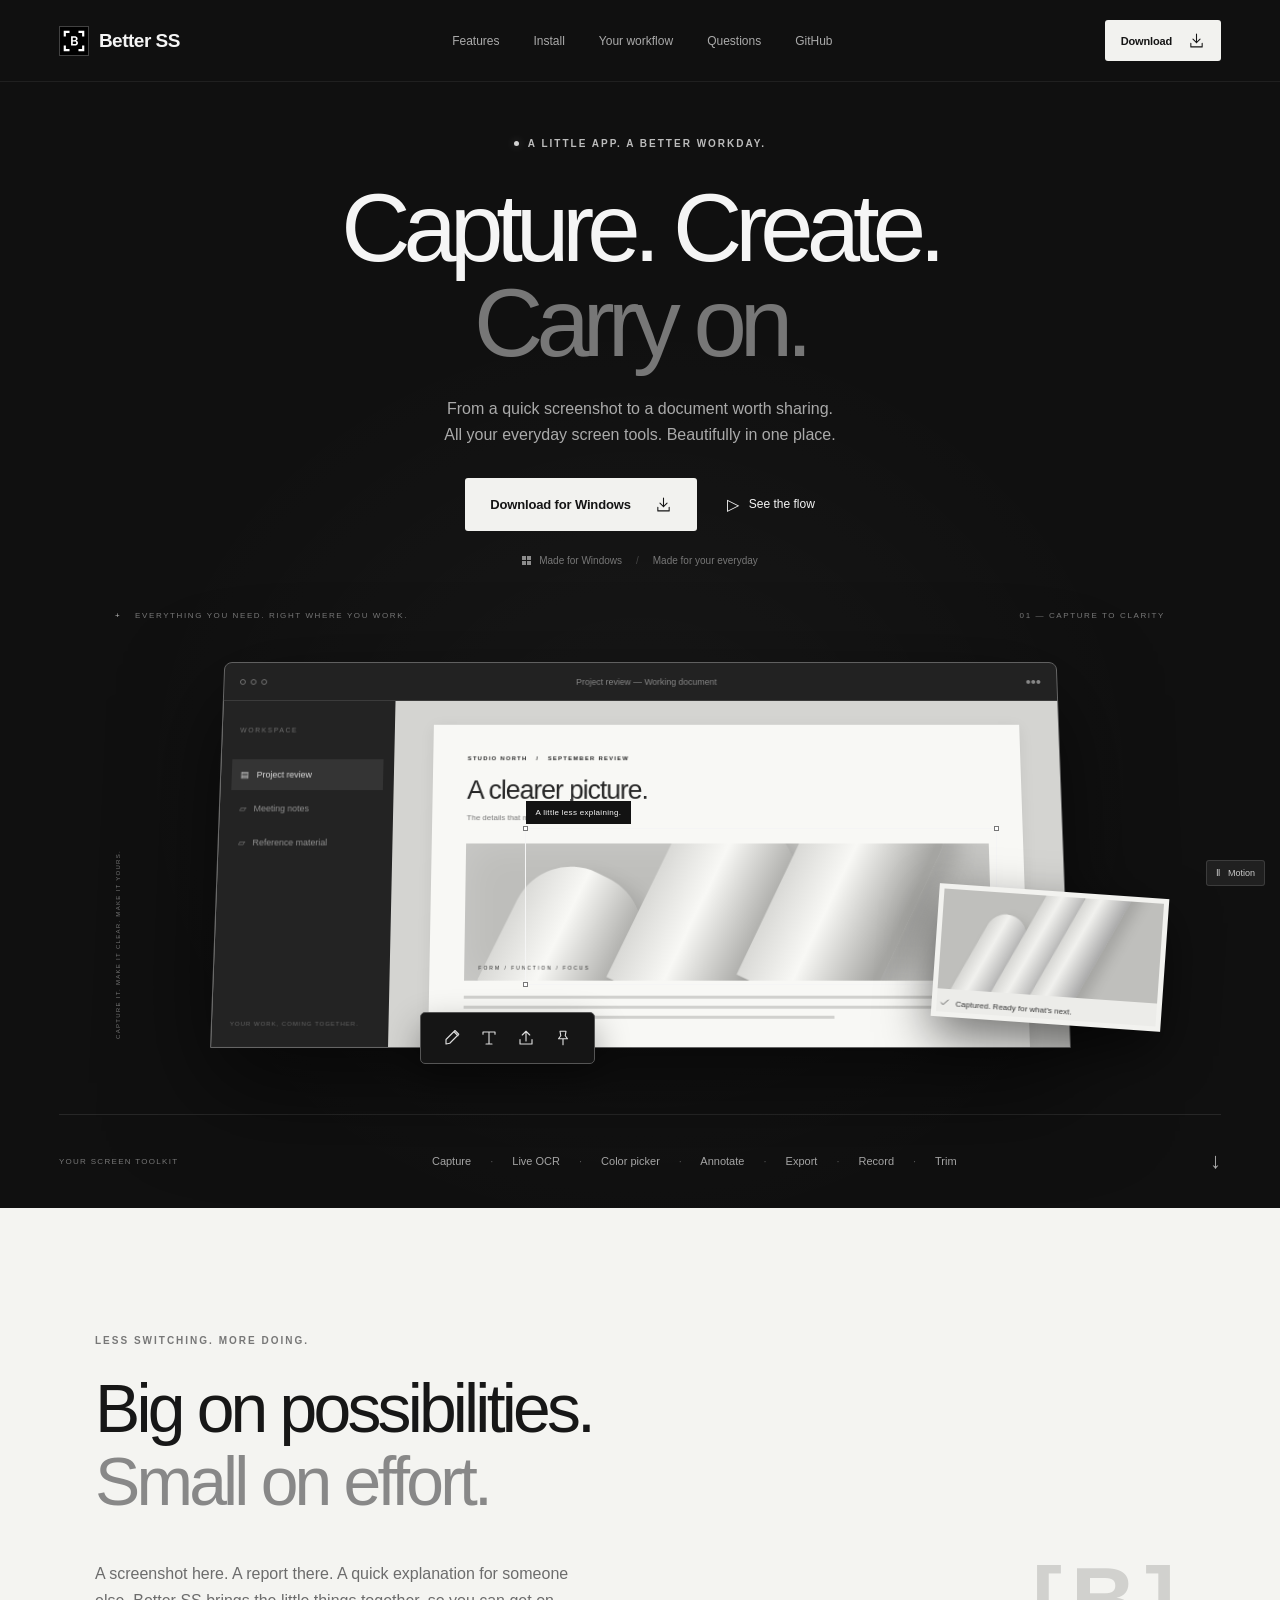
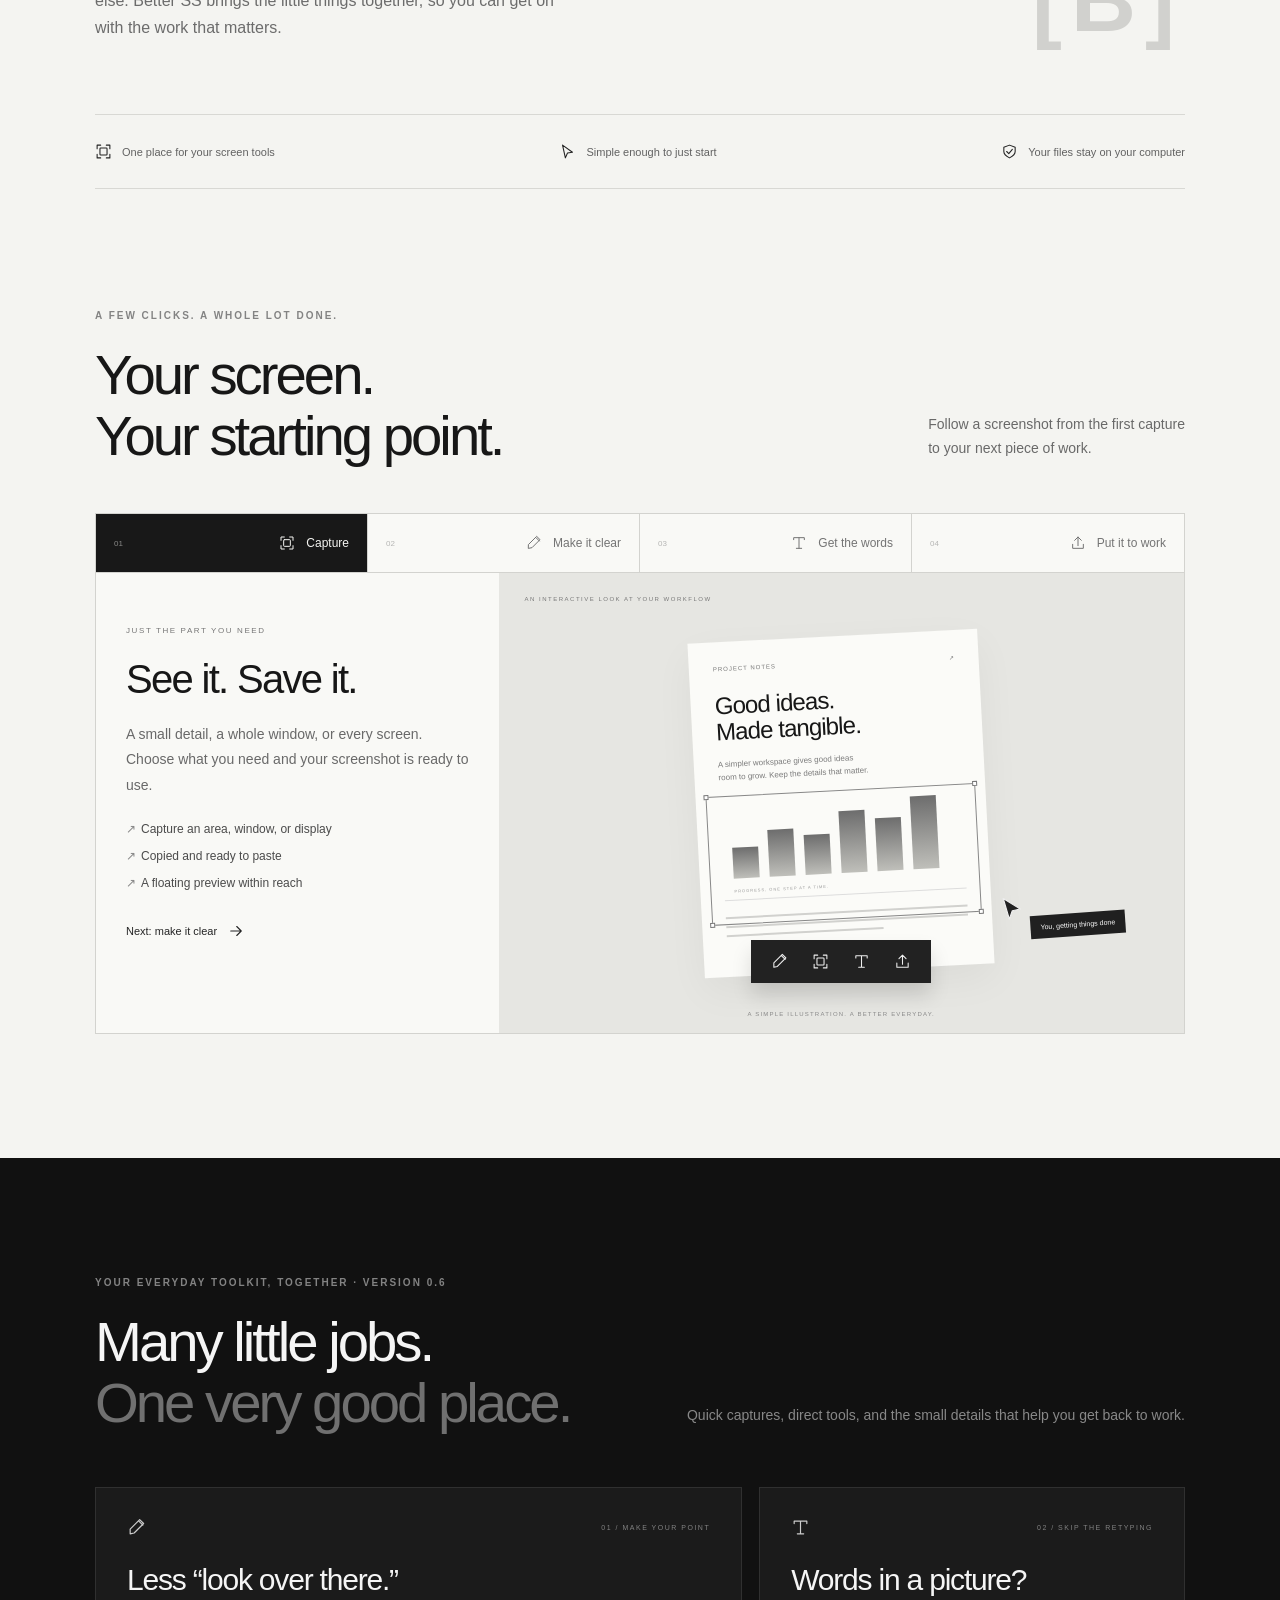
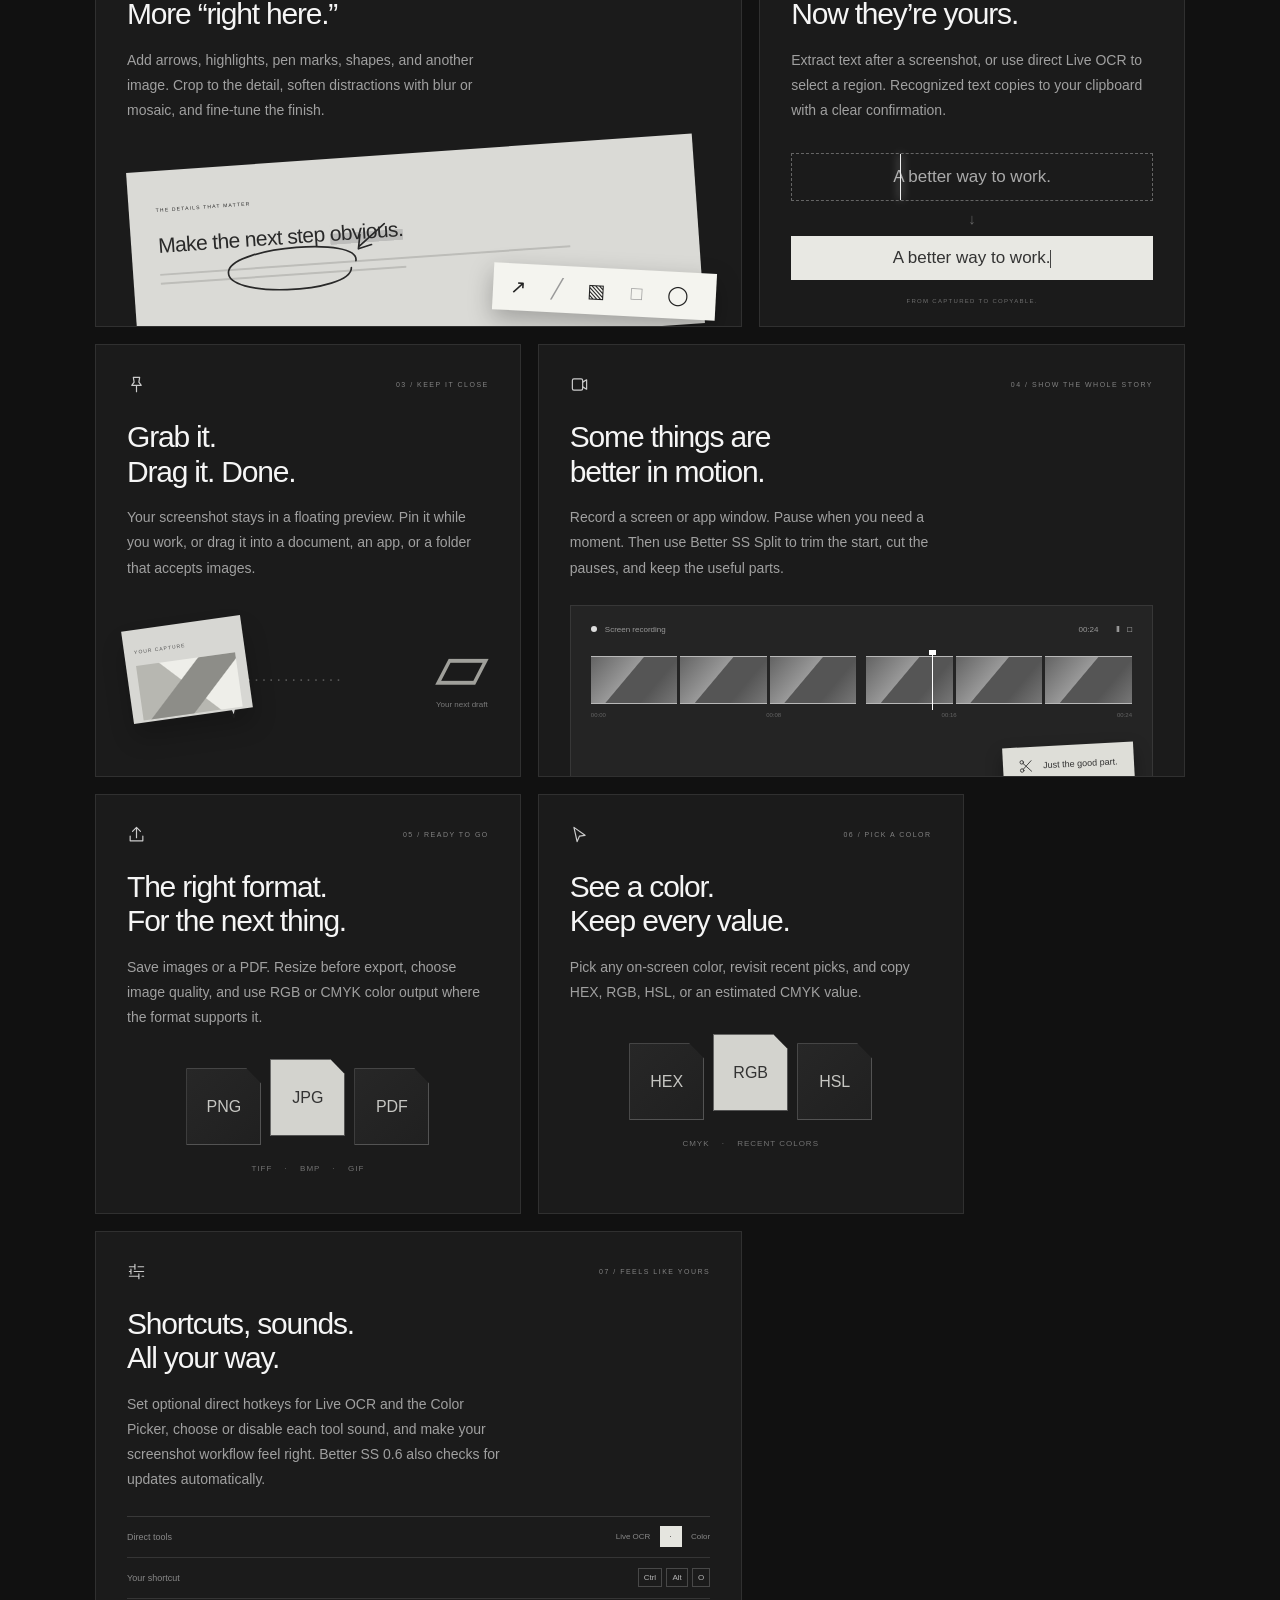
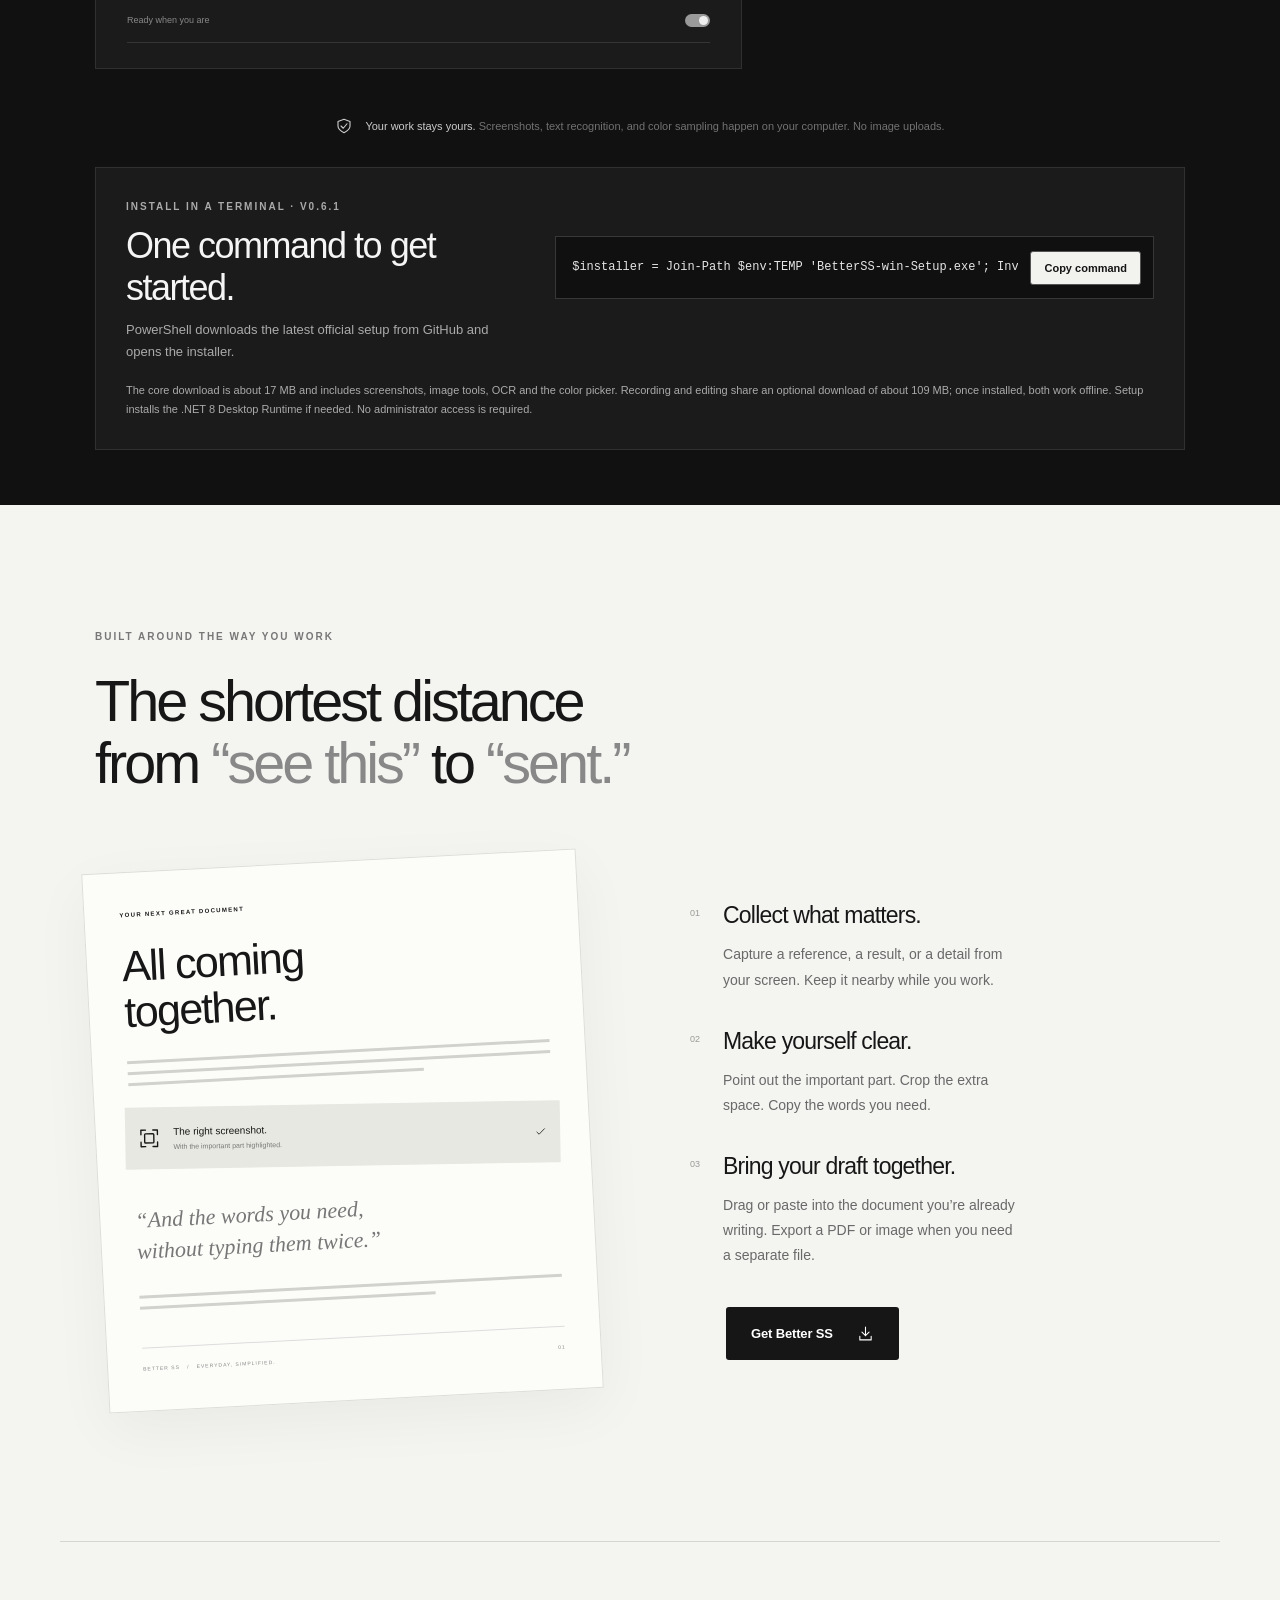
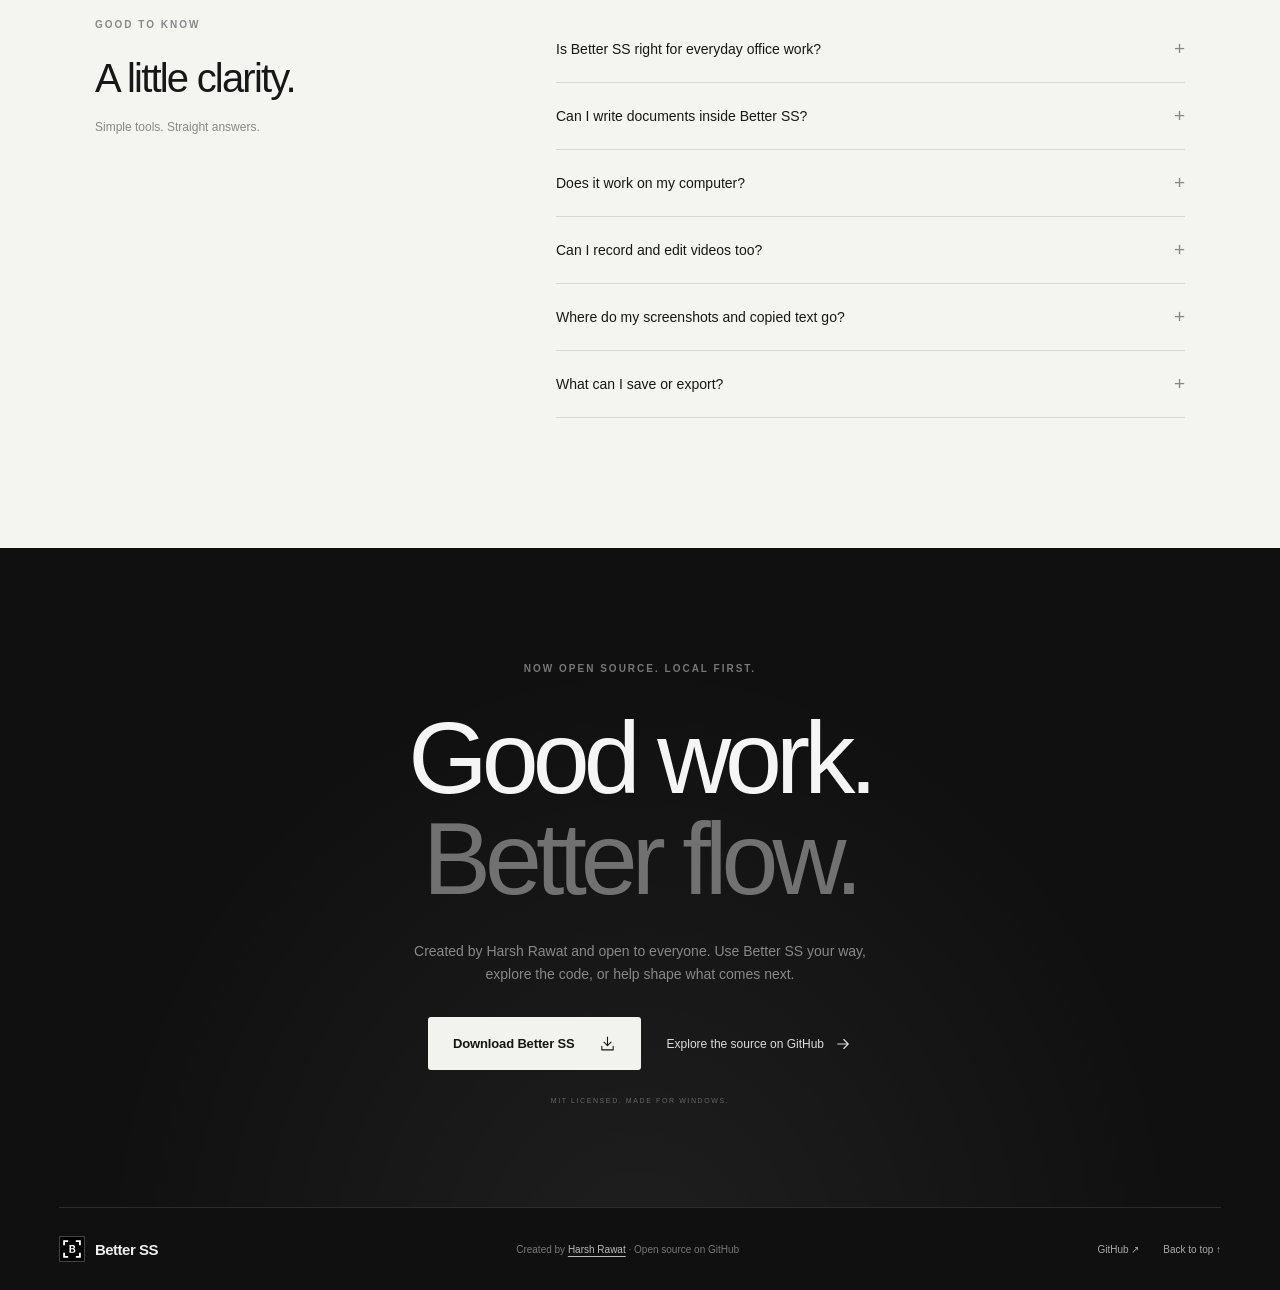
<file: website/index.html>
<!doctype html>
<html lang="en">
<head>
  <meta charset="UTF-8"><meta name="viewport" content="width=device-width, initial-scale=1">
  <meta name="theme-color" content="#101010">
  <meta name="description" content="Better SS brings screenshots, Live OCR, a color picker, annotation, screen recording and video trimming into one thoughtful Windows app. Version 0.6 adds direct tools, custom sounds and automatic updates.">
  <title>Better SS — Capture. Create. Carry on.</title>
  <link rel="icon" href="logo.svg" type="image/svg+xml"><link rel="stylesheet" href="styles.css"><link rel="stylesheet" href="install.css">
</head>
<body>
  <svg class="icon-library" xmlns="http://www.w3.org/2000/svg" aria-hidden="true"><defs>
    <symbol id="i-download" viewBox="0 0 24 24"><path d="M12 3v12m-5-5 5 5 5-5M4 16v5h16v-5"/></symbol><symbol id="i-arrow" viewBox="0 0 24 24"><path d="M5 12h14m-6-6 6 6-6 6"/></symbol>
    <symbol id="i-capture" viewBox="0 0 24 24"><path d="M8 3H3v5m13-5h5v5M3 16v5h5m13-5v5h-5"/><rect x="7" y="7" width="10" height="10" rx="1"/></symbol>
    <symbol id="i-pen" viewBox="0 0 24 24"><path d="m15 4 5 5M4 20l5-1L21 7l-5-5L4 14z"/></symbol>
    <symbol id="i-text" viewBox="0 0 24 24"><path d="M4 7V4h16v3M12 4v16m-4 0h8"/></symbol>
    <symbol id="i-export" viewBox="0 0 24 24"><path d="M4 14v6h16v-6M12 16V3m-5 5 5-5 5 5"/></symbol>
    <symbol id="i-video" viewBox="0 0 24 24"><rect x="3" y="5" width="13" height="14" rx="2"/><path d="m16 9 5-3v12l-5-3"/></symbol>
    <symbol id="i-cut" viewBox="0 0 24 24"><circle cx="5" cy="5" r="3"/><circle cx="5" cy="19" r="3"/><path d="m7 7 14 14M7 17 21 3"/></symbol>
    <symbol id="i-check" viewBox="0 0 24 24"><path d="m5 12 4 4L19 6"/></symbol>
    <symbol id="i-pin" viewBox="0 0 24 24"><path d="m8 3 8 0-1 6 3 4H6l3-4zm4 10v8"/></symbol>
    <symbol id="i-window" viewBox="0 0 24 24"><rect x="3" y="4" width="18" height="16" rx="1"/><path d="M3 9h18m-14-3h1m3 0h1"/></symbol>
    <symbol id="i-shield" viewBox="0 0 24 24"><path d="M12 3 4 6v6c0 5 8 9 8 9s8-4 8-9V6zM8 12l3 3 5-6"/></symbol>
    <symbol id="i-sliders" viewBox="0 0 24 24"><path d="M3 6h7m4 0h7M3 18h12m4 0h2M3 12h2m4 0h12M10 3v6M5 9v6m10 0v6"/></symbol>
    <symbol id="i-mouse" viewBox="0 0 24 24"><path d="m5 3 14 10-7 1-3 7z"/></symbol>
  </defs></svg>
  <a class="skip-link" href="#main">Skip to content</a>
  <header class="site-header"><a class="brand" href="#" aria-label="Better SS home"><img src="logo.svg" width="30" height="30" alt=""><span>Better SS</span></a><nav aria-label="Main navigation"><a href="#features">Features</a><a href="#install">Install</a><a href="#workflow">Your workflow</a><a href="#questions">Questions</a><a href="https://github.com/HarshRawat12/better-ss" target="_blank" rel="noreferrer">GitHub</a></nav><a class="button button-small button-light" href="https://github.com/HarshRawat12/better-ss/releases/latest/download/BetterSS-win-Setup.exe" aria-label="Download Better SS for Windows (.exe)">Download <svg aria-hidden="true"><use href="#i-download"/></svg></a><button class="menu-toggle" aria-label="Open menu" aria-expanded="false"><span></span><span></span></button></header>
  <main id="main">
    <section class="hero" aria-labelledby="hero-title">
      <div class="hero-glow" aria-hidden="true"></div><div class="hero-copy"><div class="eyebrow hero-entrance"><span class="status-dot"></span> A LITTLE APP. A BETTER WORKDAY.</div>
      <h1 id="hero-title" class="hero-entrance">Capture. Create.<br><span>Carry on.</span></h1>
      <p class="hero-entrance">From a quick screenshot to a document worth sharing.<br class="desktop-only"> All your everyday screen tools. Beautifully in one place.</p>
      <div class="hero-actions hero-entrance"><a class="button button-light" href="https://github.com/HarshRawat12/better-ss/releases/latest/download/BetterSS-win-Setup.exe" aria-label="Download Better SS for Windows (.exe)">Download for Windows <svg aria-hidden="true"><use href="#i-download"/></svg></a><a class="text-link" href="#workflow"><span class="play-icon">▷</span> See the flow</a></div>
      <div class="platform hero-entrance"><span class="windows-icon" aria-hidden="true"><i></i><i></i><i></i><i></i></span> Made for Windows <span class="separator">/</span> Made for your everyday</div></div>
      <div class="hero-stage" aria-label="Illustration of capturing a project report with Better SS">
        <div class="stage-topline"><span><span class="tiny-cross">+</span> EVERYTHING YOU NEED. RIGHT WHERE YOU WORK.</span><span>01 — CAPTURE TO CLARITY</span></div>
        <div class="workspace-window"><div class="window-bar"><div class="window-dots"><i></i><i></i><i></i></div><span>Project review — Working document</span><span class="window-more">•••</span></div>
          <div class="workspace-body"><aside class="mock-sidebar"><div class="sidebar-title">WORKSPACE</div><span class="sidebar-active">▤ &nbsp; Project review</span><span>▱ &nbsp; Meeting notes</span><span>▱ &nbsp; Reference material</span><div class="sidebar-bottom">YOUR WORK, COMING TOGETHER.</div></aside>
          <div class="paper"><div class="paper-eyebrow">STUDIO NORTH &nbsp; / &nbsp; SEPTEMBER REVIEW</div><h3>A clearer picture.</h3><p>The details that move the project forward.</p><div class="report-art"><div class="sculpture sculpture-one"></div><div class="sculpture sculpture-two"></div><div class="sculpture sculpture-three"></div><div class="art-caption">FORM / FUNCTION / FOCUS</div></div><div class="paper-lines"><i></i><i></i><i></i></div></div></div></div>
        <div class="capture-selection" aria-hidden="true"><i></i><i></i><i></i><i></i><span class="capture-size">A little less explaining.</span></div>
        <div class="floating-preview"><div class="preview-mini-art"><div></div><div></div><div></div></div><div class="preview-caption"><svg><use href="#i-check"/></svg><span>Captured. Ready for what’s next.</span></div></div>
        <div class="floating-tools" aria-hidden="true"><svg><use href="#i-pen"/></svg><svg><use href="#i-text"/></svg><svg><use href="#i-export"/></svg><svg><use href="#i-pin"/></svg></div>
        <div class="stage-label">CAPTURE IT. MAKE IT CLEAR. MAKE IT YOURS.</div>
      </div>
      <div class="hero-foot"><span>YOUR SCREEN TOOLKIT</span><div>Capture <b>·</b> Live OCR <b>·</b> Color picker <b>·</b> Annotate <b>·</b> Export <b>·</b> Record <b>·</b> Trim</div><a href="#intro" aria-label="Scroll to introduction">↓</a></div>
    </section>
    <section class="intro section-light" id="intro"><div class="section-container"><div class="eyebrow reveal">LESS SWITCHING. MORE DOING.</div><h2 class="reveal">Big on possibilities.<br><span>Small on effort.</span></h2><div class="intro-bottom reveal"><p>A screenshot here. A report there. A quick explanation for someone else. Better SS brings the little things together, so you can get on with the work that matters.</p><span class="outline-brand" aria-hidden="true">[ B ]</span></div><div class="value-strip reveal"><span><svg><use href="#i-capture"/></svg> One place for your screen tools</span><span><svg><use href="#i-mouse"/></svg> Simple enough to just start</span><span><svg><use href="#i-shield"/></svg> Your files stay on your computer</span></div></div></section>
    <section class="tour section-light" id="tour"><div class="section-container"><div class="section-heading reveal"><div><div class="eyebrow">A FEW CLICKS. A WHOLE LOT DONE.</div><h2>Your screen.<br>Your starting point.</h2></div><p>Follow a screenshot from the first capture<br class="desktop-only"> to your next piece of work.</p></div>
      <div class="tour-shell reveal"><div class="tour-tabs" role="tablist" aria-label="Product walkthrough"><button id="tab-capture" role="tab" aria-selected="true" aria-controls="tour-panel" data-step="capture"><span>01</span><svg><use href="#i-capture"/></svg> Capture</button><button id="tab-annotate" role="tab" aria-selected="false" tabindex="-1" aria-controls="tour-panel" data-step="annotate"><span>02</span><svg><use href="#i-pen"/></svg> Make it clear</button><button id="tab-text" role="tab" aria-selected="false" tabindex="-1" aria-controls="tour-panel" data-step="text"><span>03</span><svg><use href="#i-text"/></svg> Get the words</button><button id="tab-export" role="tab" aria-selected="false" tabindex="-1" aria-controls="tour-panel" data-step="export"><span>04</span><svg><use href="#i-export"/></svg> Put it to work</button></div>
      <div class="tour-content" id="tour-panel" role="tabpanel" aria-labelledby="tab-capture" tabindex="0"><div class="tour-description"><span class="tour-kicker">JUST THE PART YOU NEED</span><h3 id="tour-title">See it.<br>Save it.</h3><p id="tour-copy">A small detail, a whole window, or every screen. Choose what you need and your screenshot is ready to use.</p><ul id="tour-details"><li>Capture an area, window, or display</li><li>Copied and ready to paste</li><li>A floating preview within reach</li></ul><button class="text-link dark-link" id="next-step">Next: make it clear <svg><use href="#i-arrow"/></svg></button></div>
        <div class="demo-visual" data-mode="capture"><span class="demo-label">AN INTERACTIVE LOOK AT YOUR WORKFLOW</span><div class="demo-document"><div class="document-top"><span>PROJECT NOTES</span><span>↗</span></div><h4>Good ideas.<br>Made tangible.</h4><p class="demo-paragraph">A simpler workspace gives good ideas<br>room to grow. Keep the details that matter.</p><div class="demo-chart"><div style="--bar:42%"></div><div style="--bar:64%"></div><div style="--bar:54%"></div><div style="--bar:84%"></div><div style="--bar:72%"></div><div style="--bar:100%"></div><span>PROGRESS, ONE STEP AT A TIME.</span></div><div class="demo-lines"><i></i><i></i><i></i></div><div class="demo-crop"><i></i><i></i><i></i><i></i></div><svg class="demo-mark" viewBox="0 0 300 140" aria-hidden="true"><path d="M16 106c53 27 190 31 245-19 33-30-57-68-153-63C30 27-5 61 11 83M174 72l70-22m-15-9 18 8-11 17"/></svg></div>
        <div class="demo-cursor" aria-hidden="true"><svg><use href="#i-mouse"/></svg><span>You, getting things done</span></div><div class="demo-toolstrip"><svg><use href="#i-pen"/></svg><svg><use href="#i-capture"/></svg><svg><use href="#i-text"/></svg><svg><use href="#i-export"/></svg></div>
        <div class="extracted-card"><span>TEXT, WITHOUT THE RETYPING <svg><use href="#i-text"/></svg></span><p>A simpler workspace gives good ideas room to grow. Keep the details that matter.</p><button id="copy-demo">Copy example text <svg><use href="#i-export"/></svg></button><div class="copy-status" role="status"></div></div>
        <div class="export-card"><svg><use href="#i-check"/></svg><h4>Ready for your next draft.</h4><p>Your screenshot. Your choice of format.</p><div class="format-options" role="group" aria-label="Example export format"><button aria-pressed="true">PNG</button><button aria-pressed="false">JPG</button><button aria-pressed="false">PDF</button></div><span class="export-filename">Project-notes.png</span></div>
        <span class="demo-bottom-label">A SIMPLE ILLUSTRATION. A BETTER EVERYDAY.</span></div></div></div></div></section>
    <section class="features" id="features"><div class="section-container"><div class="section-heading reveal"><div><div class="eyebrow">YOUR EVERYDAY TOOLKIT, TOGETHER · VERSION 0.6</div><h2>Many little jobs.<br><span>One very good place.</span></h2></div><p>Quick captures, direct tools, and the small details that help you get back to work.</p></div>
      <div class="feature-grid"><article class="feature-card feature-wide reveal"><div class="card-top"><svg><use href="#i-pen"/></svg><span>01 / MAKE YOUR POINT</span></div><h3>Less “look over there.”<br>More “right here.”</h3><p>Add arrows, highlights, pen marks, shapes, and another image. Crop to the detail, soften distractions with blur or mosaic, and fine-tune the finish.</p><div class="annotation-art" aria-hidden="true"><div class="annotation-paper"><span>THE DETAILS THAT MATTER</span><div class="mock-heading">Make the next step <em>obvious.</em></div><div class="short-lines"><i></i><i></i></div><svg viewBox="0 0 360 100"><path d="M245 67c-2 31-158 27-147-7 10-28 160-30 153-1m37-42-32 25m15-1-16 4 3-17"/></svg></div><div class="annotation-tools">↗ <span>╱</span> ▧ <span>□</span> ◯</div></div></article>
      <article class="feature-card reveal"><div class="card-top"><svg><use href="#i-text"/></svg><span>02 / SKIP THE RETYPING</span></div><h3>Words in a picture?<br>Now they’re yours.</h3><p>Extract text after a screenshot, or use direct Live OCR to select a region. Recognized text copies to your clipboard with a clear confirmation.</p><div class="text-art" aria-hidden="true"><div class="scan-text">A better way to work.<span></span></div><span class="art-down">↓</span><div class="editable-text">A better way to work.<i></i></div><span class="art-note">FROM CAPTURED TO COPYABLE.</span></div></article>
      <article class="feature-card reveal"><div class="card-top"><svg><use href="#i-pin"/></svg><span>03 / KEEP IT CLOSE</span></div><h3>Grab it.<br>Drag it. Done.</h3><p>Your screenshot stays in a floating preview. Pin it while you work, or drag it into a document, an app, or a folder that accepts images.</p><div class="drag-art" aria-hidden="true"><div class="drag-image"><span>YOUR CAPTURE</span><div class="mini-mountains"></div></div><span class="drag-path">·················</span><div class="drag-folder">▱<span>Your next draft</span></div><svg class="drag-cursor"><use href="#i-mouse"/></svg></div></article>
      <article class="feature-card feature-wide reveal"><div class="card-top"><svg><use href="#i-video"/></svg><span>04 / SHOW THE WHOLE STORY</span></div><h3>Some things are<br>better in motion.</h3><p>Record a screen or app window. Pause when you need a moment. Then use Better SS Split to trim the start, cut the pauses, and keep the useful parts.</p><div class="video-art" aria-hidden="true"><div class="video-controls"><span class="record-dot"></span><span>Screen recording</span><span class="video-time">00:24</span><span>Ⅱ &nbsp; □</span></div><div class="video-timeline"><div></div><div></div><div></div><div></div><div></div><div></div><i></i></div><div class="timeline-ruler"><span>00:00</span><span>00:08</span><span>00:16</span><span>00:24</span></div><div class="cut-chip"><svg><use href="#i-cut"/></svg> Just the good part.</div></div></article>
      <article class="feature-card reveal"><div class="card-top"><svg><use href="#i-export"/></svg><span>05 / READY TO GO</span></div><h3>The right format.<br>For the next thing.</h3><p>Save images or a PDF. Resize before export, choose image quality, and use RGB or CMYK color output where the format supports it.</p><div class="format-art" aria-hidden="true"><span>PNG</span><span>JPG</span><span>PDF</span><div>TIFF <b>·</b> BMP <b>·</b> GIF</div></div></article>
      <article class="feature-card reveal"><div class="card-top"><svg><use href="#i-mouse"/></svg><span>06 / PICK A COLOR</span></div><h3>See a color.<br>Keep every value.</h3><p>Pick any on-screen color, revisit recent picks, and copy HEX, RGB, HSL, or an estimated CMYK value.</p><div class="format-art color-formats" aria-hidden="true"><span>HEX</span><span>RGB</span><span>HSL</span><div>CMYK <b>·</b> RECENT COLORS</div></div></article>
      <article class="feature-card feature-wide feature-settings reveal"><div class="card-top"><svg><use href="#i-sliders"/></svg><span>07 / FEELS LIKE YOURS</span></div><h3>Shortcuts, sounds.<br>All your way.</h3><p>Set optional direct hotkeys for Live OCR and the Color Picker, choose or disable each tool sound, and make your screenshot workflow feel right. Better SS 0.6 also checks for updates automatically.</p><div class="settings-art" aria-hidden="true"><div><span>Direct tools</span><span>Live OCR <b>·</b> Color</span></div><div><span>Your shortcut</span><span><kbd>Ctrl</kbd> <kbd>Alt</kbd> <kbd>O</kbd></span></div><div><span>Ready when you are</span><span class="mock-toggle"></span></div></div></article></div>
      <div class="privacy-line reveal"><svg><use href="#i-shield"/></svg><p>Your work stays yours.<span> Screenshots, text recognition, and color sampling happen on your computer. No image uploads.</span></p></div>
      <div class="command-install reveal" id="install"><div class="command-install-copy"><div class="eyebrow">INSTALL IN A TERMINAL · V0.6.1</div><h3>One command to get started.</h3><p>PowerShell downloads the latest official setup from GitHub and opens the installer.</p></div><div class="install-command-wrap"><div class="install-command"><code id="install-command">$installer = Join-Path $env:TEMP 'BetterSS-win-Setup.exe'; Invoke-WebRequest -UseBasicParsing 'https://github.com/HarshRawat12/better-ss/releases/latest/download/BetterSS-win-Setup.exe' -OutFile $installer; Start-Process $installer -Wait</code><button id="copy-install-command" type="button">Copy command</button></div><div class="install-status" id="install-status" role="status" aria-live="polite"></div></div><p class="install-note">The core download is about 17 MB and includes screenshots, image tools, OCR and the color picker. Recording and editing share an optional download of about 109 MB; once installed, both work offline. Setup installs the .NET 8 Desktop Runtime if needed. No administrator access is required.</p></div></div></section>
    <section class="workflow section-light" id="workflow"><div class="section-container"><div class="eyebrow reveal">BUILT AROUND THE WAY YOU WORK</div><h2 class="reveal">The shortest distance<br>from <span>“see this”</span> to <span>“sent.”</span></h2><div class="workflow-layout"><div class="workflow-paper reveal"><div class="paper-eyebrow">YOUR NEXT GREAT DOCUMENT</div><h3>All coming<br>together.</h3><div class="workflow-paper-lines"><i></i><i></i><i></i></div><div class="workflow-attachment"><svg><use href="#i-capture"/></svg><div><strong>The right screenshot.</strong><span>With the important part highlighted.</span></div><svg><use href="#i-check"/></svg></div><div class="workflow-quote">“And the words you need,<br>without typing them twice.”</div><div class="workflow-paper-lines"><i></i><i></i></div><div class="paper-page">BETTER SS &nbsp; / &nbsp; EVERYDAY, SIMPLIFIED.<span>01</span></div></div><div class="workflow-steps"><article class="reveal"><span>01</span><div><h3>Collect what matters.</h3><p>Capture a reference, a result, or a detail from your screen. Keep it nearby while you work.</p></div></article><article class="reveal"><span>02</span><div><h3>Make yourself clear.</h3><p>Point out the important part. Crop the extra space. Copy the words you need.</p></div></article><article class="reveal"><span>03</span><div><h3>Bring your draft together.</h3><p>Drag or paste into the document you’re already writing. Export a PDF or image when you need a separate file.</p></div></article><a href="https://github.com/HarshRawat12/better-ss/releases/latest/download/BetterSS-win-Setup.exe" class="button button-dark reveal" aria-label="Download Better SS for Windows (.exe)">Get Better SS <svg aria-hidden="true"><use href="#i-download"/></svg></a></div></div></div></section>
    <section class="faq section-light" id="questions"><div class="section-container faq-layout"><div class="reveal"><div class="eyebrow">GOOD TO KNOW</div><h2>A little clarity.</h2><p>Simple tools. Straight answers.</p></div><div class="faq-list reveal"><details><summary>Is Better SS right for everyday office work?<span>+</span></summary><p>Yes. It’s built for the screenshots, references, instructions, and visual explanations that go into everyday documents. Capture, annotate, copy text, and export without opening a different tool for each step.</p></details><details><summary>Can I write documents inside Better SS?<span>+</span></summary><p>Better SS helps you prepare what goes into your documents: screenshots, annotations, and text copied from images. Write in your usual document app, then paste or drag your prepared content into it.</p></details><details><summary>Does it work on my computer?<span>+</span></summary><p>Better SS is made for Windows 10 (version 2004 or later) and Windows 11, on 64-bit PCs. It supports capturing an area, an app window, a display, or all your displays together.</p></details><details><summary>Can I record and edit videos too?<span>+</span></summary><p>Yes. Recording and editing are optional features. Choose either in Preferences or accept the shared video tools download when you first use one; download once, then both features work offline. The download is currently about 109 MB. Recordings capture video without sound. When trimming an existing video, you can keep or mute its original audio.</p></details><details><summary>Where do my screenshots and copied text go?<span>+</span></summary><p>Captures are copied to your clipboard and can be saved to your chosen folder. Text recognition runs on your computer using an installed Windows recognition language. Better SS does not upload your screenshots.</p></details><details><summary>What can I save or export?<span>+</span></summary><p>Save screenshots as PNG, JPEG, PDF, TIFF, BMP, or GIF. Adjust image size and quality before saving. PDF exports contain your screenshot as an image; for editable words, use Extract text. Videos can be saved as MP4 or MOV.</p></details></div></div></section>
    <section class="closing"><div class="closing-glow" aria-hidden="true"></div><div class="eyebrow reveal">NOW OPEN SOURCE. LOCAL FIRST.</div><h2 class="reveal">Good work.<br><span>Better flow.</span></h2><p class="reveal">Created by Harsh Rawat and open to everyone. Use Better SS your way, explore the code, or help shape what comes next.</p><div class="closing-actions reveal"><a class="button button-light" href="https://github.com/HarshRawat12/better-ss/releases/latest/download/BetterSS-win-Setup.exe" aria-label="Download the latest Better SS build for Windows (.exe)">Download Better SS <svg aria-hidden="true"><use href="#i-download"/></svg></a><a class="text-link closing-source" href="https://github.com/HarshRawat12/better-ss" target="_blank" rel="noreferrer">Explore the source on GitHub <svg aria-hidden="true"><use href="#i-arrow"/></svg></a></div><span class="closing-platform reveal">MIT LICENSED. MADE FOR WINDOWS.</span></section>
  </main><footer><a class="brand" href="#"><img src="logo.svg" width="26" height="26" alt=""><span>Better SS</span></a><span>Created by <a href="https://github.com/HarshRawat12" target="_blank" rel="noreferrer">Harsh Rawat</a> · Open source on GitHub</span><div class="footer-links"><a href="https://github.com/HarshRawat12/better-ss" target="_blank" rel="noreferrer">GitHub ↗</a><a href="#main">Back to top ↑</a></div></footer>
  <button class="motion-toggle" aria-pressed="false" aria-label="Pause decorative animations" title="Pause animations">Ⅱ <span>Motion</span></button>
  <script src="script.js"></script>
</body></html>
</file>
<file: website/styles.css>
:root{--black:#101010;--paper:#f4f4f1;--ink:#171717;--muted:#929292;--line:#303030;--ease:cubic-bezier(.22,1,.36,1)}
*{box-sizing:border-box}html{scroll-behavior:smooth;scroll-padding-top:92px}body{margin:0;background:var(--black);color:#f5f5f5;font-family:Arial,Helvetica,sans-serif;-webkit-font-smoothing:antialiased}button,a{-webkit-tap-highlight-color:transparent}button{font:inherit}a{color:inherit;text-decoration:none}button{cursor:pointer}button:focus-visible,a:focus-visible,summary:focus-visible,[tabindex]:focus-visible{outline:2px solid #898989;outline-offset:6px}button:disabled{cursor:default}svg{width:22px;height:22px;fill:none;stroke:currentColor;stroke-width:1.5;stroke-linecap:round;stroke-linejoin:round;flex-shrink:0}.icon-library{position:absolute;width:0;height:0;overflow:hidden}::selection{background:#aaa;color:#111}.skip-link{position:fixed;top:-100px;left:20px;z-index:100;background:white;color:black;padding:16px}.skip-link:focus{top:12px}.site-header{height:82px;padding:0 4.6%;display:flex;align-items:center;justify-content:space-between;border-bottom:1px solid #ffffff12;position:absolute;top:0;left:0;right:0;z-index:20}.brand{display:flex;align-items:center;gap:10px;font-size:19px;letter-spacing:-.5px;font-weight:600}.brand img{border:1px solid #424242}.brand-dot{font-size:9px;margin-left:3px;vertical-align:top}.site-header nav{display:flex;gap:34px;font-size:12px;color:#aaa}.site-header nav a{transition:color .3s}.site-header nav a:hover{color:#fff}.button{display:inline-flex;justify-content:center;align-items:center;gap:24px;padding:17px 24px;font-size:13px;font-weight:600;letter-spacing:-.15px;border:1px solid transparent;border-radius:3px;transition:transform .4s var(--ease),background .3s}.button:hover{transform:translateY(-3px)}.button svg{width:17px;height:17px;transition:transform .3s}.button:hover svg{transform:translateX(4px)}.button-light{background:#f2f2ef;color:#151515}.button-light:hover{background:#fff}.button-small{padding:11px 15px;font-size:11px;gap:16px}.button-dark{background:#161616;color:#fff}.menu-toggle{display:none}.hero{position:relative;overflow:hidden;padding:151px 4.6% 0}.hero-glow{position:absolute;left:50%;top:280px;width:1100px;height:1000px;transform:translateX(-50%);background:radial-gradient(ellipse,#ffffff09,transparent 66%);pointer-events:none}.hero-copy{text-align:center;position:relative;z-index:1}.eyebrow{font-size:10px;letter-spacing:2px;font-weight:600;line-height:1.7}.hero .eyebrow{color:#bcbcbc;display:flex;gap:9px;align-items:center;justify-content:center}.status-dot{width:5px;height:5px;background:#d3d3d3;border-radius:50%;box-shadow:0 0 9px #ffffff40}h1,h2,h3,h4,p{margin:0}h1{font-size:clamp(64px,7.5vw,112px);line-height:.99;letter-spacing:-7px;font-weight:500;margin-top:28px}h1 span{color:#777}.hero-copy>p{font-size:16px;line-height:1.65;color:#aaa;margin-top:26px}.hero-actions{display:flex;justify-content:center;align-items:center;gap:30px;margin-top:29px}.text-link{font-size:12px;display:inline-flex;align-items:center;gap:10px;background:none;border:0;padding:10px 0;color:inherit}.text-link:hover svg{transform:translateX(5px)}.text-link svg{width:18px;transition:transform .3s}.play-icon{font-size:16px}.platform{display:flex;justify-content:center;align-items:center;gap:8px;color:#777;font-size:10px;margin-top:24px}.windows-icon{display:grid;grid-template-columns:4px 4px;gap:1px}.windows-icon i{width:4px;height:4px;background:#8d8d8d}.separator{margin:0 6px;color:#444}.hero-stage{position:relative;max-width:1050px;height:460px;margin:65px auto 0;perspective:1400px;isolation:isolate}.stage-topline{position:absolute;left:0;right:0;top:0;display:flex;justify-content:space-between;color:#777;font-size:8px;letter-spacing:1.6px}.tiny-cross{color:#bbb;margin-right:10px}.workspace-window{position:absolute;left:9%;right:9%;top:42px;height:395px;border:1px solid #666;border-radius:8px 8px 0 0;overflow:hidden;background:#222;box-shadow:0 35px 100px #0009;transform:rotateX(7deg);transform-origin:bottom;transition:transform .8s var(--ease)}.window-bar{height:40px;border-bottom:1px solid #373737;display:flex;align-items:center;justify-content:space-between;padding:0 16px;color:#888;font-size:9px}.window-dots{display:flex;gap:5px}.window-dots i{width:6px;height:6px;border:1px solid #727272;border-radius:50%}.window-more{font-size:15px}.workspace-body{display:flex;height:355px;background:#d4d4d1}.mock-sidebar{position:relative;padding:27px 18px;width:177px;background:#232323;flex-shrink:0;font-size:9px;color:#929292}.sidebar-title{font-size:7px;letter-spacing:1.6px;margin-bottom:27px;color:#6f6f6f}.mock-sidebar>span{display:block;padding:11px 9px;margin:3px -7px}.mock-sidebar .sidebar-active{background:#343434;color:#ddd}.sidebar-bottom{position:absolute;bottom:22px;font-size:6px;letter-spacing:1px;color:#666}.paper{margin:25px auto 0;background:#f8f8f5;color:#252525;width:70%;padding:32px 35px;box-shadow:0 3px 15px #0001}.paper-eyebrow{font-size:6px;letter-spacing:1.3px;font-weight:600}.paper h3{font-size:27px;letter-spacing:-1px;margin-top:15px;font-weight:500}.paper>p{font-size:8px;color:#777;margin-top:8px}.report-art{height:139px;background:#bebebb;position:relative;overflow:hidden;margin-top:22px;display:flex;justify-content:center;gap:10px;align-items:flex-end;box-shadow:inset 0 0 40px #fff3}.sculpture{width:25%;height:150px;background:linear-gradient(90deg,#d9d9d6,#f8f8f5 40%,#a6a6a3 95%);border-radius:60px 60px 0 0;transform:rotate(26deg) translateY(40px);box-shadow:18px 3px 20px #0002}.sculpture-two{height:210px}.sculpture-three{height:260px}.art-caption{position:absolute;bottom:10px;left:14px;font-size:5px;letter-spacing:2px}.paper-lines{margin-top:15px}.paper-lines i,.demo-lines i,.short-lines i,.workflow-paper-lines i{display:block;height:3px;background:#d1d1ce;margin:7px 0;width:100%}.paper-lines i:last-child{width:70%}.capture-selection{position:absolute;left:39%;right:16%;top:217px;height:157px;border:1px solid #f5f5f5;z-index:3;animation:captureBreathe 7s ease-in-out infinite}.capture-selection>i,.demo-crop>i{position:absolute;width:5px;height:5px;background:white;border:1px solid #777}.capture-selection>i:nth-child(1),.demo-crop>i:nth-child(1){top:-3px;left:-3px}.capture-selection>i:nth-child(2),.demo-crop>i:nth-child(2){top:-3px;right:-3px}.capture-selection>i:nth-child(3),.demo-crop>i:nth-child(3){bottom:-3px;left:-3px}.capture-selection>i:nth-child(4),.demo-crop>i:nth-child(4){bottom:-3px;right:-3px}.capture-size{position:absolute;top:-28px;left:0;background:#121212;padding:7px 10px;font-size:8px;white-space:nowrap;letter-spacing:.3px}.floating-preview{position:absolute;right:0;top:280px;z-index:5;width:230px;background:#ecece9;border:5px solid #f2f2ef;box-shadow:0 20px 50px #0008;transform:rotate(4deg);animation:floatPreview 7s ease-in-out infinite}.preview-mini-art{height:100px;background:#bfbfbc;display:flex;align-items:flex-end;justify-content:center;gap:8px;overflow:hidden}.preview-mini-art>div{height:105px;width:41px;background:linear-gradient(90deg,#d6d6d3,#f1f1ee 35%,#aaa);border-radius:50px 50px 0 0;transform:rotate(26deg) translateY(26px);box-shadow:9px 2px 13px #0002}.preview-mini-art>div:nth-child(2){height:140px}.preview-mini-art>div:nth-child(3){height:180px}.preview-caption{display:flex;align-items:center;gap:5px;color:#333;padding:8px 2px 3px;font-size:8px}.preview-caption svg{width:12px;height:12px}.floating-tools{display:flex;gap:19px;position:absolute;left:29%;bottom:7px;z-index:5;background:#151515;border:1px solid #555;padding:16px 22px;box-shadow:0 14px 35px #0005;border-radius:5px}.floating-tools svg{width:18px;height:18px;color:#ddd}.stage-label{position:absolute;left:0;bottom:32px;color:#737373;font-size:6px;letter-spacing:1.3px;writing-mode:vertical-rl;transform:rotate(180deg)}.hero-foot{max-width:1200px;margin:43px auto 0;min-height:94px;border-top:1px solid #ffffff18;display:flex;align-items:center;justify-content:space-between;gap:20px}.hero-foot>span{font-size:8px;letter-spacing:1.3px;color:#777}.hero-foot>div{font-size:11px;color:#aaa}.hero-foot b{font-weight:400;margin:0 16px;color:#555}.hero-foot>a{font-size:22px;color:#aaa}.section-light{background:var(--paper);color:var(--ink)}.section-container{max-width:1160px;margin:auto;padding:0 35px}h2{font-size:clamp(40px,4.4vw,65px);line-height:1.08;letter-spacing:-3px;font-weight:500}h2 span{color:#888}.intro{padding:124px 0 0}.intro .eyebrow{color:#777;margin-bottom:23px}.intro h2{font-size:clamp(45px,5.3vw,76px);letter-spacing:-3.8px}.intro-bottom{display:flex;justify-content:space-between;align-items:center;margin-top:31px}.intro-bottom>p{max-width:480px;font-size:16px;line-height:1.7;color:#6c6c6c}.outline-brand{font-size:90px;font-weight:600;letter-spacing:-8px;color:#d1d1ce;padding-right:18px}.value-strip{border-top:1px solid #d8d8d4;border-bottom:1px solid #d8d8d4;margin-top:62px;display:flex;justify-content:space-between;padding:28px 0;gap:20px}.value-strip>span{display:flex;align-items:center;gap:10px;font-size:11px;color:#626262}.value-strip svg{width:17px;height:17px;color:#222}.tour{padding:118px 0 124px}.section-heading{display:flex;justify-content:space-between;align-items:flex-end;gap:32px;margin-bottom:46px}.section-heading .eyebrow{color:#838383;margin-bottom:21px}.section-heading>p{font-size:13px;line-height:1.7;color:#777;padding-bottom:6px}.tour-shell{border:1px solid #d3d3cf;background:#f9f9f6}.tour-tabs{display:grid;grid-template-columns:repeat(4,1fr);border-bottom:1px solid #d3d3cf}.tour-tabs>button{padding:21px 18px;display:flex;align-items:center;gap:11px;border:0;border-right:1px solid #d3d3cf;background:transparent;color:#747474;font-size:12px;transition:background .35s,color .35s}.tour-tabs>button:last-child{border-right:0}.tour-tabs button[aria-selected=true]{background:#181818;color:#f4f4f1}.tour-tabs>button>span{font-size:8px;opacity:.5;margin-right:auto}.tour-tabs svg{width:16px;height:16px}.tour-content{display:grid;grid-template-columns:37% 63%;min-height:460px}.tour-description{padding:46px 30px}.tour-kicker{font-size:8px;letter-spacing:1.6px;color:#777}.tour-description h3{font-size:40px;letter-spacing:-1.7px;line-height:1.08;font-weight:500;margin:21px 0}.tour-description>p{font-size:12px;line-height:1.8;color:#777;min-height:65px}.tour-description ul{list-style:none;padding:0;margin:24px 0 20px}.tour-description li{font-size:10px;margin:13px 0;color:#4b4b4b;padding-left:15px;position:relative}.tour-description li:before{content:'↗';position:absolute;left:0;color:#888}.dark-link{color:#252525;font-size:11px}.demo-visual{position:relative;overflow:hidden;background:#e6e6e2;display:flex;align-items:center;justify-content:center;min-height:460px}.demo-label{position:absolute;top:23px;left:26px;font-size:6px;color:#777;letter-spacing:1.5px}.demo-document{width:290px;height:335px;background:#fbfbf8;box-shadow:0 14px 40px #0000000c;padding:24px;position:relative;transform:rotate(-3deg);transition:transform .7s var(--ease),opacity .5s}.document-top{display:flex;justify-content:space-between;color:#777;font-size:6px;letter-spacing:1px}.demo-document h4{font-weight:500;font-size:24px;letter-spacing:-.9px;line-height:1.1;margin:20px 0 12px}.demo-paragraph{font-size:8px;color:#7b7b7b;line-height:1.7}.demo-chart{height:106px;display:flex;align-items:flex-end;gap:10px;position:relative;padding:10px 10px 21px;border-bottom:1px solid #ddd;margin-top:10px}.demo-chart>div{width:26px;height:var(--bar);background:linear-gradient(#6d6d6d,#bfbfba);max-height:73px}.demo-chart>span{position:absolute;bottom:6px;font-size:4px;letter-spacing:1px;color:#999}.demo-lines{margin-top:16px}.demo-lines i{height:2px}.demo-lines i:last-child{width:65%}.demo-crop{position:absolute;inset:154px 10px 52px;border:1px solid #888;transition:opacity .3s}.demo-cursor{position:absolute;right:60px;bottom:114px;display:flex;align-items:center;gap:3px;transform:rotate(-4deg);transition:opacity .3s,transform .7s}.demo-cursor svg{fill:#222;color:#eee;stroke-width:1;width:28px;height:28px}.demo-cursor span{font-size:7px;background:#202020;color:#fff;padding:8px 10px;transform:translateY(20px)}.demo-toolstrip{position:absolute;bottom:50px;display:flex;gap:24px;background:#222;color:#eee;padding:13px 20px;box-shadow:0 12px 20px #0002;transition:opacity .3s,transform .5s}.demo-toolstrip svg{width:17px;height:17px}.demo-bottom-label{position:absolute;bottom:16px;font-size:6px;color:#888;letter-spacing:1.2px}.demo-mark{position:absolute;left:20px;top:163px;width:246px;height:111px;stroke:#343434;stroke-width:3;opacity:0;stroke-dasharray:700;stroke-dashoffset:700;transition:stroke-dashoffset 1.3s var(--ease),opacity .3s}.extracted-card,.export-card{position:absolute;width:285px;background:#fbfbf8;box-shadow:0 15px 50px #0002;opacity:0;pointer-events:none;transform:translateY(28px) rotate(2deg);transition:opacity .5s,transform .7s var(--ease);padding:26px}.extracted-card>span{font-size:7px;letter-spacing:1px;display:flex;align-items:center;justify-content:space-between;color:#777}.extracted-card svg{width:14px;height:14px}.extracted-card>p{font-size:17px;line-height:1.6;letter-spacing:-.4px;margin:28px 0}.extracted-card>button{display:flex;width:100%;background:#222;color:#fff;border:0;justify-content:space-between;align-items:center;padding:13px;font-size:10px}.copy-status{font-size:9px;color:#555;min-height:13px;margin-top:10px}.export-card{text-align:center}.export-card>svg{width:30px;height:30px;border:1px solid #ccc;padding:6px;border-radius:50%;margin:4px 0 20px}.export-card h4{font-size:19px;letter-spacing:-.5px;font-weight:500}.export-card p{font-size:10px;color:#777;margin-top:12px;line-height:1.6}.format-options{display:flex;gap:8px;margin:27px 0}.format-options button{flex:1;background:none;border:1px solid #d1d1cd;padding:11px 5px;font-size:10px;transition:background .3s,color .3s}.format-options button[aria-pressed=true]{background:#222;color:#fff;border-color:#222}.export-filename{font-size:9px;color:#777}.demo-visual[data-mode=annotate] .demo-mark{opacity:1;stroke-dashoffset:0}.demo-visual[data-mode=annotate] .demo-crop{opacity:0}.demo-visual[data-mode=annotate] .demo-cursor{transform:translate(-20px,-40px) rotate(-4deg)}.demo-visual[data-mode=text] .demo-document,.demo-visual[data-mode=export] .demo-document{transform:translateX(-90px) rotate(-9deg) scale(.86);opacity:.32}.demo-visual[data-mode=text] .extracted-card,.demo-visual[data-mode=export] .export-card{opacity:1;pointer-events:auto;transform:translate(28px,5px) rotate(2deg)}.demo-visual[data-mode=text] .demo-toolstrip,.demo-visual[data-mode=export] .demo-toolstrip,.demo-visual[data-mode=text] .demo-cursor,.demo-visual[data-mode=export] .demo-cursor{opacity:0}.features{padding:116px 0 55px;background:#111}.features .section-heading{margin-bottom:53px}.features h2 span{color:#707070}.features .section-heading>p{color:#888}.feature-grid{display:grid;grid-template-columns:repeat(5,1fr);gap:17px}.feature-card{grid-column:span 2;position:relative;padding:30px 31px 0;min-height:420px;background:#1b1b1b;border:1px solid #303030;overflow:hidden;transition:border-color .4s,transform .5s var(--ease)}.feature-card:hover{border-color:#666;transform:translateY(-5px)}.feature-wide{grid-column:span 3}.card-top{display:flex;justify-content:space-between;align-items:center;margin-bottom:26px;color:#ccc}.card-top svg{width:19px;height:19px}.card-top span{font-size:7px;letter-spacing:1.5px;color:#828282}.feature-card h3{font-size:30px;letter-spacing:-1.2px;line-height:1.15;font-weight:500}.feature-card>p{font-size:12px;line-height:1.8;color:#909090;margin:16px 0 0;max-width:380px}.annotation-art{height:170px;position:relative;margin:30px -5px 0}.annotation-paper{position:absolute;top:0;left:10px;right:16px;background:#dadad6;color:#292929;height:190px;transform:rotate(-4deg);padding:27px}.annotation-paper>span{font-size:5px;letter-spacing:1.2px}.mock-heading{font-size:21px;letter-spacing:-.6px;line-height:1.4;margin-top:15px;max-width:280px}.mock-heading em{font-style:normal;box-shadow:inset 0 -11px #aaa9}.short-lines{margin-top:14px;width:80%}.short-lines i{background:#bdbdb9;height:2px}.short-lines i:last-child{width:60%}.annotation-paper>svg{width:300px;height:100px;position:absolute;top:46px;left:14px;stroke-width:2}.annotation-tools{position:absolute;right:0;bottom:8px;padding:12px 17px;background:#f4f4ef;color:#222;box-shadow:0 9px 25px #0004;letter-spacing:10px;font-size:19px;transform:rotate(3deg);white-space:nowrap}.annotation-tools span{color:#999}.text-art{padding:30px 0 22px;text-align:center}.scan-text{position:relative;font-size:17px;border:1px dashed #656565;padding:13px 7px;color:#aaa}.scan-text>span{position:absolute;top:0;bottom:0;left:30%;width:1px;background:#eee;box-shadow:0 0 10px #fff;animation:scan 5s ease-in-out infinite}.art-down{display:block;padding:9px;color:#666;font-size:15px}.editable-text{padding:12px 7px;background:#e8e8e3;color:#333;font-size:17px}.editable-text i{display:inline-block;width:1px;height:18px;background:#444;vertical-align:middle;animation:blink 1.4s steps(2) infinite}.art-note{display:block;font-size:6px;letter-spacing:1.3px;color:#707070;margin-top:18px}.drag-art{position:relative;display:flex;align-items:center;justify-content:space-between;height:178px}.drag-image{width:120px;height:93px;background:#d7d7d3;padding:10px;transform:rotate(-8deg);box-shadow:0 15px 25px #0003;z-index:2}.drag-image>span{font-size:5px;letter-spacing:1px;color:#555}.mini-mountains{height:55px;margin-top:8px;background:linear-gradient(135deg,transparent 40%,#8d8d88 41% 68%,transparent 69%),linear-gradient(45deg,#b7b7b1 50%,#eeeee9 51%);overflow:hidden}.drag-path{position:absolute;left:90px;right:65px;top:90px;color:#555;letter-spacing:3px;white-space:nowrap;overflow:hidden}.drag-folder{font-size:70px;line-height:1;color:#a0a09b;text-align:center;position:relative}.drag-folder span{display:block;font-size:8px;color:#7a7a7a}.drag-cursor{position:absolute;left:95px;top:112px;fill:white;color:#222;width:27px;height:27px;transform:rotate(-10deg)}.video-art{margin-top:24px;position:relative;height:171px;padding:19px 20px;background:#242424;border:1px solid #373737;border-bottom:0}.video-controls{display:flex;align-items:center;gap:8px;color:#999;font-size:8px}.record-dot{width:6px;height:6px;background:#ddd;border-radius:50%}.video-time{margin-left:auto}.video-controls>span:last-child{margin-left:10px;color:#ddd}.video-timeline{display:flex;position:relative;gap:3px;margin-top:22px;height:48px}.video-timeline>div{flex:1;background:linear-gradient(130deg,#636363,#999 42%,#555 43% 70%,#777);border-top:1px solid #b8b8b8;border-bottom:1px solid #b8b8b8}.video-timeline>div:nth-child(3){margin-right:7px}.video-timeline>i{position:absolute;top:-6px;bottom:-6px;left:63%;width:1px;background:#fff;animation:playhead 9s linear infinite}.video-timeline>i:before{content:'';position:absolute;top:0;left:-3px;width:7px;height:5px;background:#fff}.timeline-ruler{display:flex;justify-content:space-between;font-size:6px;color:#666;margin-top:8px}.cut-chip{position:absolute;right:18px;bottom:-7px;font-size:9px;display:flex;align-items:center;gap:10px;background:#deded8;color:#333;padding:12px 16px;transform:rotate(-3deg);box-shadow:0 8px 18px #0005}.cut-chip svg{width:14px;height:14px}.format-art{padding-top:38px;text-align:center;display:flex;gap:9px;flex-wrap:wrap;justify-content:center}.format-art>span{display:flex;align-items:center;justify-content:center;width:75px;height:77px;border:1px solid #535353;color:#c6c6c2;font-size:16px;position:relative;background:linear-gradient(135deg,#272727,#202020);clip-path:polygon(0 0,80% 0,100% 20%,100% 100%,0 100%)}.format-art>span:nth-child(2){transform:translateY(-9px);background:#d3d3ce;color:#333}.format-art>div{width:100%;font-size:8px;letter-spacing:1px;color:#737373;margin-top:10px}.format-art b{font-weight:400;margin:0 9px}.settings-art{margin:23px 0 25px;border-top:1px solid #393939}.settings-art>div{display:flex;justify-content:space-between;align-items:center;padding:15px 0;border-bottom:1px solid #353535;font-size:9px;color:#888;gap:15px}.settings-art>div>span:last-child{font-size:8px}.settings-art b{background:#e5e5df;color:#222;font-weight:500;padding:6px 10px;margin:0 7px}.settings-art kbd{font-family:inherit;font-size:8px;border:1px solid #484848;padding:4px 5px;margin-left:2px;color:#b5b5b5}.mock-toggle{width:25px;height:13px;border-radius:20px;background:#999;position:relative}.mock-toggle:after{content:'';position:absolute;width:9px;height:9px;background:#eee;top:2px;right:2px;border-radius:50%}.privacy-line{display:flex;justify-content:center;gap:12px;align-items:center;margin-top:48px;color:#ccc}.privacy-line>svg{width:18px;height:18px}.privacy-line p{font-size:11px;line-height:1.7}.privacy-line p>span{color:#727272}.workflow{padding:123px 0 110px}.workflow .eyebrow{color:#777;margin-bottom:25px}.workflow h2{font-size:clamp(37px,4.5vw,66px)}.workflow-layout{display:grid;grid-template-columns:1fr 1fr;gap:100px;align-items:center;margin-top:67px}.workflow-paper{background:#fcfcf9;box-shadow:0 18px 60px #0000000c;padding:39px 35px;transform:rotate(-3deg);border:1px solid #dddeda;position:relative}.workflow-paper h3{font-size:43px;letter-spacing:-1.7px;font-weight:500;line-height:1.06;margin:26px 0}.workflow-paper-lines i{height:3px;margin:8px 0}.workflow-paper-lines i:last-child{width:70%}.workflow-attachment{margin:29px -6px;background:#e8e8e2;padding:19px 13px;display:flex;align-items:center;gap:13px;transform:rotate(2deg)}.workflow-attachment>svg{width:22px;height:22px}.workflow-attachment>div{flex:1}.workflow-attachment strong{font-size:10px;font-weight:500;display:block}.workflow-attachment>div>span{font-size:7px;color:#777;display:block;margin-top:6px}.workflow-attachment>svg:last-child{width:13px;height:13px}.workflow-quote{font-family:Georgia,serif;font-size:22px;color:#777;font-style:italic;line-height:1.4;margin:28px 0}.paper-page{border-top:1px solid #ddd;margin-top:38px;padding-top:17px;color:#888;font-size:5px;letter-spacing:1px;display:flex;justify-content:space-between}.workflow-steps article{display:flex;gap:23px;margin:0 0 35px}.workflow-steps article>span{font-size:9px;color:#999;padding-top:6px}.workflow-steps h3{font-size:23px;letter-spacing:-.8px;font-weight:500}.workflow-steps p{font-size:12px;color:#777;line-height:1.8;margin-top:13px;max-width:300px}.workflow-steps>.button{margin:3px 0 0 36px}.faq{padding:30px 0 130px}.faq-layout{border-top:1px solid #d5d5d1;padding-top:74px;display:grid;grid-template-columns:40% 60%;gap:25px}.faq .eyebrow{color:#888;margin-bottom:24px}.faq h2{font-size:40px;letter-spacing:-1.8px}.faq-layout>div>p{font-size:12px;color:#888;margin-top:20px}.faq-list{padding-right:25px}.faq details{border-bottom:1px solid #d8d8d4}.faq summary{padding:22px 0;list-style:none;display:flex;justify-content:space-between;align-items:center;gap:20px;font-size:12px;cursor:pointer}.faq summary::-webkit-details-marker{display:none}.faq summary>span{font-size:19px;color:#888;transition:transform .3s}.faq details[open] summary>span{transform:rotate(45deg)}.faq details>p{font-size:12px;line-height:1.9;color:#777;padding:0 28px 22px 0}.closing{position:relative;isolation:isolate;overflow:hidden;text-align:center;padding:112px 20px 103px}.closing-glow{position:absolute;inset:0;background:radial-gradient(ellipse at 50% 110%,#ffffff10,transparent 60%);z-index:-1}.closing .eyebrow{color:#777;margin-bottom:30px}.closing h2{font-size:clamp(65px,8vw,116px);line-height:.99;letter-spacing:-6px}.closing h2 span{color:#717171}.closing>p{color:#888;font-size:14px;margin:30px 0}.closing-platform{display:block;font-size:7px;letter-spacing:1.6px;color:#666;margin-top:27px}footer{border-top:1px solid #2c2c2c;margin:0 4.6%;padding:28px 0;display:flex;justify-content:space-between;align-items:center;font-size:10px;color:#777}footer .brand{font-size:15px;color:#eee}footer>a:last-child{color:#aaa}.motion-toggle{position:fixed;bottom:14px;right:15px;z-index:25;border:1px solid #6666;border-radius:3px;background:#222e;color:#ccc;padding:7px 9px;font-size:9px;backdrop-filter:blur(12px)}.motion-toggle>span{margin-left:5px}.hero-entrance{animation:entrance 1.1s var(--ease) both}.hero-entrance:nth-child(2){animation-delay:.1s}.hero-entrance:nth-child(3){animation-delay:.2s}.hero-entrance:nth-child(4){animation-delay:.3s}.hero-entrance:nth-child(5){animation-delay:.4s}.hero-stage{animation:stageEntrance 1.6s .3s var(--ease) both}.js-motion .reveal{opacity:0;translate:0 28px;transition:opacity .9s var(--ease),translate .9s var(--ease)}.js-motion .reveal.visible{opacity:1;translate:0 0}.feature-card:nth-child(even){transition-delay:.09s}@keyframes entrance{from{opacity:0;transform:translateY(24px)}to{opacity:1;transform:translateY(0)}}@keyframes stageEntrance{from{opacity:0;translate:0 55px}to{opacity:1;translate:0 0}}@keyframes floatPreview{0%,100%{transform:translateY(0) rotate(4deg)}50%{transform:translateY(-9px) rotate(2deg)}}@keyframes captureBreathe{0%,100%{opacity:1}50%{opacity:.45}}@keyframes scan{0%,100%{left:6%;opacity:0}20%,80%{opacity:1}90%{left:94%;opacity:0}}@keyframes blink{50%{opacity:0}}@keyframes playhead{from{left:4%}to{left:96%}}.motion-paused *,.motion-paused *:before,.motion-paused *:after{animation:none!important;transition:none!important;scroll-behavior:auto!important}.motion-paused .reveal{opacity:1;translate:0 0}
@media(min-width:1500px){.hero{padding-top:172px}.hero-stage{margin-top:76px}}@media(max-width:1050px){.hero-stage{height:420px}.workspace-window{left:5%;right:5%;height:355px}.workspace-body{height:315px}.paper{padding:24px}.paper h3{font-size:23px}.paper .report-art{height:115px}.capture-selection{top:195px;left:35%;right:13%;height:135px}.floating-preview{width:190px;top:260px}.floating-tools{bottom:0;left:27%}.hero-foot b{margin:0 8px}.hero-foot>span{display:none}.feature-card{padding:26px 25px 0}.feature-card h3{font-size:27px}.card-top span{font-size:6px}.workflow-layout{gap:60px}.tour-description{padding:38px 24px}.tour-description h3{font-size:35px}.tour-tabs>button{gap:7px;font-size:10px}.demo-cursor{right:15px}.section-container{padding:0 30px}.faq-layout{gap:15px}.privacy-line p{font-size:10px}}
@media(max-width:760px){html{scroll-padding-top:24px}.site-header{height:70px;padding:0 22px}.site-header>.button{margin-left:auto;margin-right:17px;font-size:9px;padding:9px 11px;gap:11px}.brand{font-size:16px}.brand img{width:27px;height:27px}.site-header nav{display:none;position:absolute;top:70px;left:0;right:0;background:#191919;padding:26px;flex-direction:column;gap:25px;border-bottom:1px solid #444}.site-header nav.is-open{display:flex}.menu-toggle{display:flex;flex-direction:column;gap:5px;padding:10px 0 10px 6px;background:none;border:0;color:#fff}.menu-toggle span{display:block;width:19px;height:1px;background:#ccc;transition:transform .3s}.menu-toggle[aria-expanded=true] span:first-child{transform:translateY(3px) rotate(45deg)}.menu-toggle[aria-expanded=true] span:last-child{transform:translateY(-3px) rotate(-45deg)}.hero{padding:127px 22px 0}.eyebrow{font-size:8px;letter-spacing:1.4px}h1{font-size:69px;letter-spacing:-4.2px;margin-top:24px}.hero-copy>p{font-size:13px;line-height:1.75;max-width:340px;margin:22px auto 0}.desktop-only{display:none}.hero-actions{gap:22px;margin-top:24px}.button{font-size:11px;padding:15px 18px;gap:18px}.text-link{font-size:11px}.platform{font-size:8px;margin-top:21px}.hero-stage{height:317px;margin-top:48px;max-width:550px}.stage-topline{font-size:5px;letter-spacing:.9px}.stage-topline>span:last-child{display:none}.workspace-window{top:29px;left:-3%;right:-3%;height:257px;border-radius:5px}.window-bar{height:29px;font-size:6px;padding:0 10px}.window-dots i{width:4px;height:4px}.workspace-body{height:228px}.mock-sidebar{width:93px;padding:20px 11px;font-size:5px}.sidebar-title{font-size:5px;letter-spacing:.8px;margin-bottom:20px}.mock-sidebar>span{padding:7px 4px;margin:3px -3px}.sidebar-bottom{font-size:3px;bottom:12px}.paper{margin-top:17px;width:76%;padding:20px 16px}.paper-eyebrow{font-size:4px;letter-spacing:.6px}.paper h3{font-size:20px;margin-top:11px}.paper>p{font-size:5px;margin-top:6px}.paper .report-art{height:94px;margin-top:15px;gap:7px}.sculpture{width:25%;height:105px}.sculpture-two{height:148px}.sculpture-three{height:175px}.art-caption{font-size:3px;letter-spacing:1px;bottom:6px;left:8px}.paper-lines{margin-top:10px}.paper-lines i{height:2px;margin:5px 0}.capture-selection{top:158px;left:31%;right:3%;height:99px}.capture-size{font-size:5px;top:-20px;padding:5px 7px}.floating-preview{width:150px;top:228px;right:-5px;border-width:4px}.preview-mini-art{height:65px}.preview-mini-art>div{width:29px;height:90px}.preview-mini-art>div:nth-child(2){height:120px}.preview-mini-art>div:nth-child(3){height:150px}.preview-caption{font-size:5px;padding-top:5px}.preview-caption svg{width:9px;height:9px}.floating-tools{left:8%;bottom:7px;padding:12px 14px;gap:15px}.floating-tools svg{width:14px;height:14px}.stage-label{display:none}.hero-foot{margin-top:30px;min-height:78px}.hero-foot>div{font-size:8px;line-height:2}.hero-foot b{margin:0 5px}.section-container{padding:0 23px}.intro{padding-top:75px}.intro h2{font-size:45px;letter-spacing:-2.5px}.intro .eyebrow{margin-bottom:20px}.intro-bottom{margin-top:23px}.intro-bottom>p{font-size:13px;max-width:430px}.outline-brand{display:none}.value-strip{margin-top:34px;display:grid;gap:19px;padding:24px 0}.value-strip>span{font-size:10px}.value-strip svg{width:16px;height:16px}.tour{padding:73px 0 76px}h2{font-size:41px;letter-spacing:-2.1px}.section-heading{display:block;margin-bottom:28px}.section-heading .eyebrow{margin-bottom:17px}.section-heading>p{font-size:12px;margin-top:22px;max-width:300px}.tour-tabs>button{padding:16px 5px;justify-content:center;gap:0;font-size:8px}.tour-tabs>button>span{display:none}.tour-tabs svg{display:none}.tour-content{grid-template-columns:1fr}.tour-description{padding:28px 25px 20px}.tour-description h3{font-size:34px;margin:16px 0}.tour-description h3 br{display:none}.tour-description h3 br:after{content:' '}.tour-description>p{font-size:12px;min-height:0;max-width:450px}.tour-description ul{margin:17px 0 9px}.tour-description li{margin:10px 0;font-size:10px}.tour-description .text-link{margin-top:5px}.demo-visual{min-height:395px}.demo-label{top:17px;left:19px;font-size:5px}.demo-document{width:250px;height:300px;padding:21px}.demo-document h4{font-size:23px;margin-top:17px}.demo-paragraph{font-size:7px}.demo-chart{height:85px}.demo-chart>div{max-height:56px}.demo-crop{inset:143px 8px 45px}.demo-mark{left:5px;top:138px;width:220px}.demo-toolstrip{bottom:30px}.demo-cursor{right:17px;bottom:95px}.demo-bottom-label{font-size:4px;bottom:10px}.extracted-card,.export-card{width:250px;padding:23px}.demo-visual[data-mode=text] .extracted-card,.demo-visual[data-mode=export] .export-card{transform:translate(9px,2px) rotate(2deg)}.features{padding:77px 0 39px}.features .section-heading{margin-bottom:35px}.feature-grid{grid-template-columns:1fr;gap:14px}.feature-card,.feature-wide{grid-column:span 1;min-height:390px;padding:27px 26px 0}.card-top{margin-bottom:24px}.card-top span{font-size:6px;letter-spacing:1.2px}.feature-card h3{font-size:29px}.feature-card>p{font-size:12px}.annotation-art{height:158px;margin-top:24px}.annotation-paper{left:3px;right:6px;padding:23px}.mock-heading{font-size:21px}.text-art{max-width:320px;margin:auto;padding-top:27px}.drag-art{max-width:320px;margin:auto;height:164px}.feature-settings{min-height:400px}.video-art{margin-top:26px}.privacy-line{margin:33px 8px 0;align-items:flex-start;gap:10px}.privacy-line>svg{margin-top:2px}.privacy-line p{font-size:11px;line-height:1.8}.privacy-line p>span{display:block}.workflow{padding:77px 0 65px}.workflow h2{font-size:39px;letter-spacing:-2px}.workflow-layout{grid-template-columns:1fr;gap:50px;margin-top:43px}.workflow-paper{max-width:410px;padding:31px 29px;margin:0 6px;transform:rotate(-2deg)}.workflow-paper h3{font-size:39px;margin:23px 0}.workflow-paper .paper-eyebrow{font-size:5px}.workflow-quote{font-size:21px}.workflow-steps article{gap:19px;margin-bottom:29px}.workflow-steps h3{font-size:22px}.workflow-steps p{font-size:12px;max-width:420px}.workflow-steps>.button{margin-left:32px}.faq{padding:15px 0 75px}.faq-layout{grid-template-columns:1fr;gap:29px;padding-top:49px}.faq h2{font-size:37px}.faq .eyebrow{margin-bottom:16px}.faq-layout>div>p{margin-top:15px}.faq-list{padding-right:0}.faq summary{font-size:11px;line-height:1.5;padding:20px 0}.faq details>p{font-size:11px}.closing{padding:77px 20px 80px}.closing h2{font-size:75px;letter-spacing:-4.5px}.closing .eyebrow{margin-bottom:27px}.closing>p{font-size:12px;margin:25px 0}.closing-platform{font-size:5px;letter-spacing:1.3px}footer{margin:0 22px;flex-wrap:wrap;gap:24px;padding:23px 0 38px}footer .brand{font-size:13px}footer>span{display:none}footer>a:last-child{font-size:9px}.motion-toggle{bottom:10px;right:10px;font-size:8px;padding:6px}.motion-toggle>span{display:none}}
@media(max-width:370px){h1{font-size:60px}.hero{padding-left:18px;padding-right:18px}.site-header{padding:0 18px}.site-header>.button{margin-right:12px;font-size:8px;padding:8px}.brand{font-size:14px}.hero-foot>div{font-size:7px}.hero-foot b{margin:0 3px}.hero-actions{gap:16px}.tour-tabs>button{font-size:7px}.feature-card{padding-left:22px;padding-right:22px}.annotation-paper>svg{width:260px}.hero-stage{height:307px}}

.closing>p{max-width:460px;margin-left:auto;margin-right:auto;line-height:1.7}.closing-actions{display:flex;justify-content:center;align-items:center;gap:26px}.closing-source{color:#ddd}.footer-links{display:flex;align-items:center;gap:23px}footer span a{color:#ddd;text-decoration:underline;text-underline-offset:3px}
@media(max-width:760px){.closing-actions{flex-direction:column;gap:14px}.footer-links{gap:16px}}
@media(prefers-reduced-motion:reduce){html{scroll-behavior:auto}*,*:before,*:after{animation:none!important;transition:none!important}.js-motion .reveal{opacity:1;translate:0 0}.workspace-window{transform:none}}

/* Keep reading text comfortable, while the small labels remain deliberately quiet. */
.footer-links{display:flex;align-items:center;gap:24px}.footer-links a{color:#aaa}footer>span a{color:#bbb}footer>span a:hover,.footer-links a:hover{color:#fff}
@media(min-width:761px){.feature-card>p,.tour-description>p,.workflow-steps p,.faq details>p{font-size:14px}.faq summary{font-size:14px}.tour-description li{font-size:12px}.section-heading>p{font-size:14px}.hero{padding-top:135px}.hero-stage{margin-top:45px}}
.tour-description>p,.workflow-steps p,.faq details>p,.section-light .section-heading>p{color:#696969}.feature-card>p{color:#a0a0a0}
@media(max-width:760px){.feature-card>p,.tour-description>p,.workflow-steps p,.faq details>p{font-size:13px}.faq summary{font-size:12px}}

/* Let the Windows download action wrap comfortably on smaller screens. */
.hero-actions{flex-wrap:wrap;row-gap:14px}
</file>
<file: website/install.css>
.command-install{display:grid;grid-template-columns:minmax(220px,.8fr) minmax(0,1.2fr);gap:18px 30px;align-items:center;margin-top:32px;padding:30px;background:#1b1b1b;border:1px solid #303030;color:#f5f5f5}
.command-install-copy .eyebrow{color:#aaa}
.command-install-copy h3{font-size:clamp(25px,3vw,36px);font-weight:500;letter-spacing:-1.5px;margin:10px 0}
.command-install-copy p,.install-note{color:#aaa;font-size:13px;line-height:1.7}
.install-command{display:flex;align-items:stretch;gap:12px;padding:12px;background:#101010;border:1px solid #383838}
.install-command code{display:block;min-width:0;flex:1;overflow-x:auto;padding:9px 4px;color:#e5e5e5;font:12px/1.6 Consolas,"Courier New",monospace;white-space:nowrap;scrollbar-color:#555 #181818}
.install-command button{flex-shrink:0;align-self:center;padding:10px 13px;border:1px solid #555;border-radius:3px;background:#f2f2ef;color:#151515;font-size:11px;font-weight:600}
.install-command button:hover{background:#fff}
.install-status{min-height:18px;margin-top:8px;color:#bdbdbd;font-size:11px}
.install-note{grid-column:1/-1;margin:0;font-size:11px}
@media(max-width:760px){.command-install{grid-template-columns:1fr;gap:12px;padding:24px 20px}.install-command{display:block}.install-command code{padding:7px 2px 12px}.install-command button{width:100%}.install-note{grid-column:auto}}
</file>
